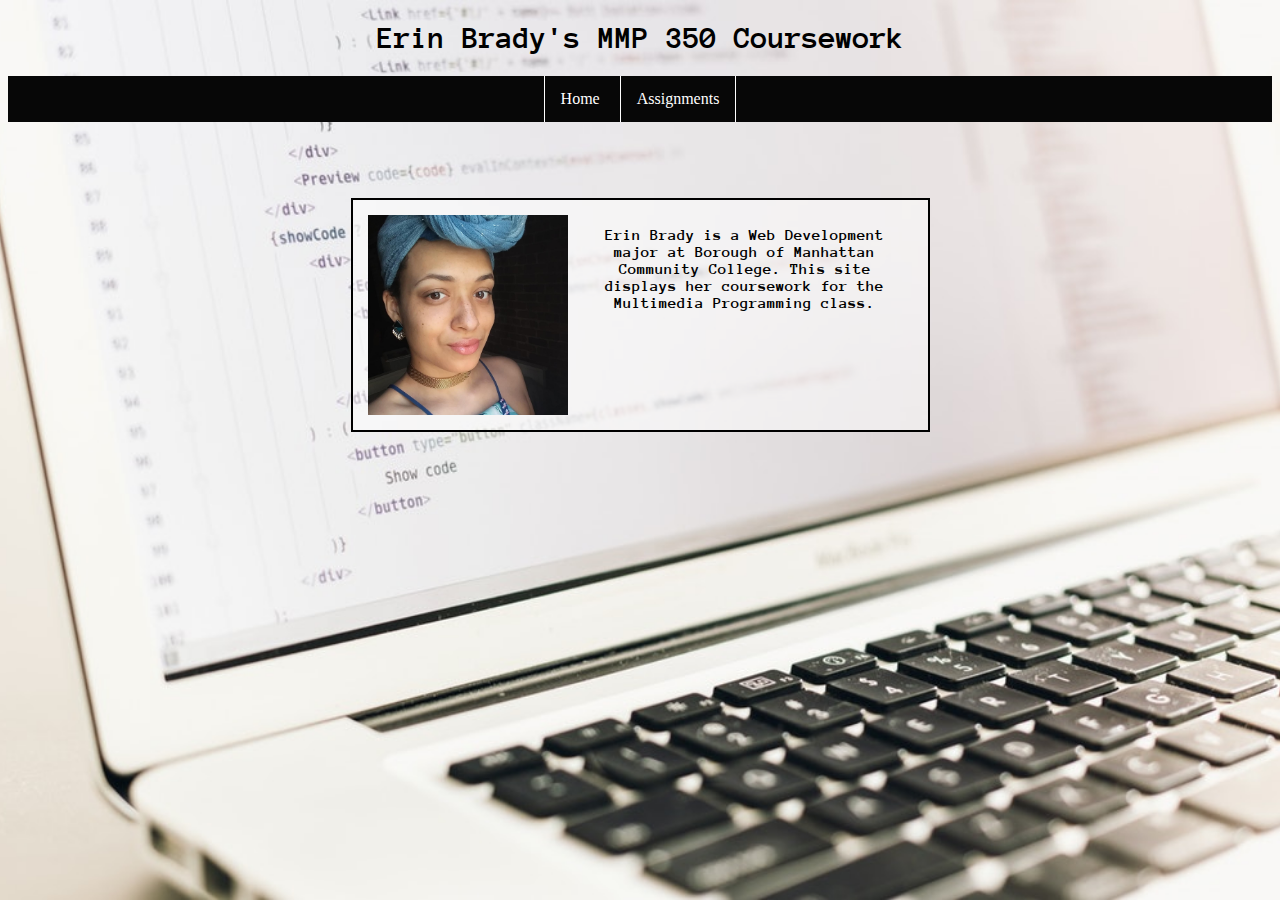
<file: index.html>
<!DOCTYPE html>
<html>
<head>
    <title> Erin Brady </title>
    <link href="style.css" rel="stylesheet">
    <style>
        @import url('https://fonts.googleapis.com/css?family=Anonymous+Pro');
    </style>
    <meta charset="utf-8">
</head>
<body>

    <h1> Erin Brady's MMP 350 Coursework </h1>

    <ul>
 
        <li> <a href="index.html"> Home </a> </li>
	
	    <li class="dropdown">
        <a href="javascript:void(0)" class="dropbtn"> Assignments </a>
     
            <div class="dropdown-content">
                <ul>
                    <a href="back-end/index.html">Assignment 1: Website Breakdown</a>
            </div>
        </li>

    </ul>

    <div class="transbox">

        <img src="images/profile.jpg" width="200px" height="200px"/>
        
        <p> Erin Brady is a Web Development major at Borough of Manhattan Community College. This site displays her coursework for the Multimedia Programming class.</p>
    </div> 
 
</body>
</html>
</file>
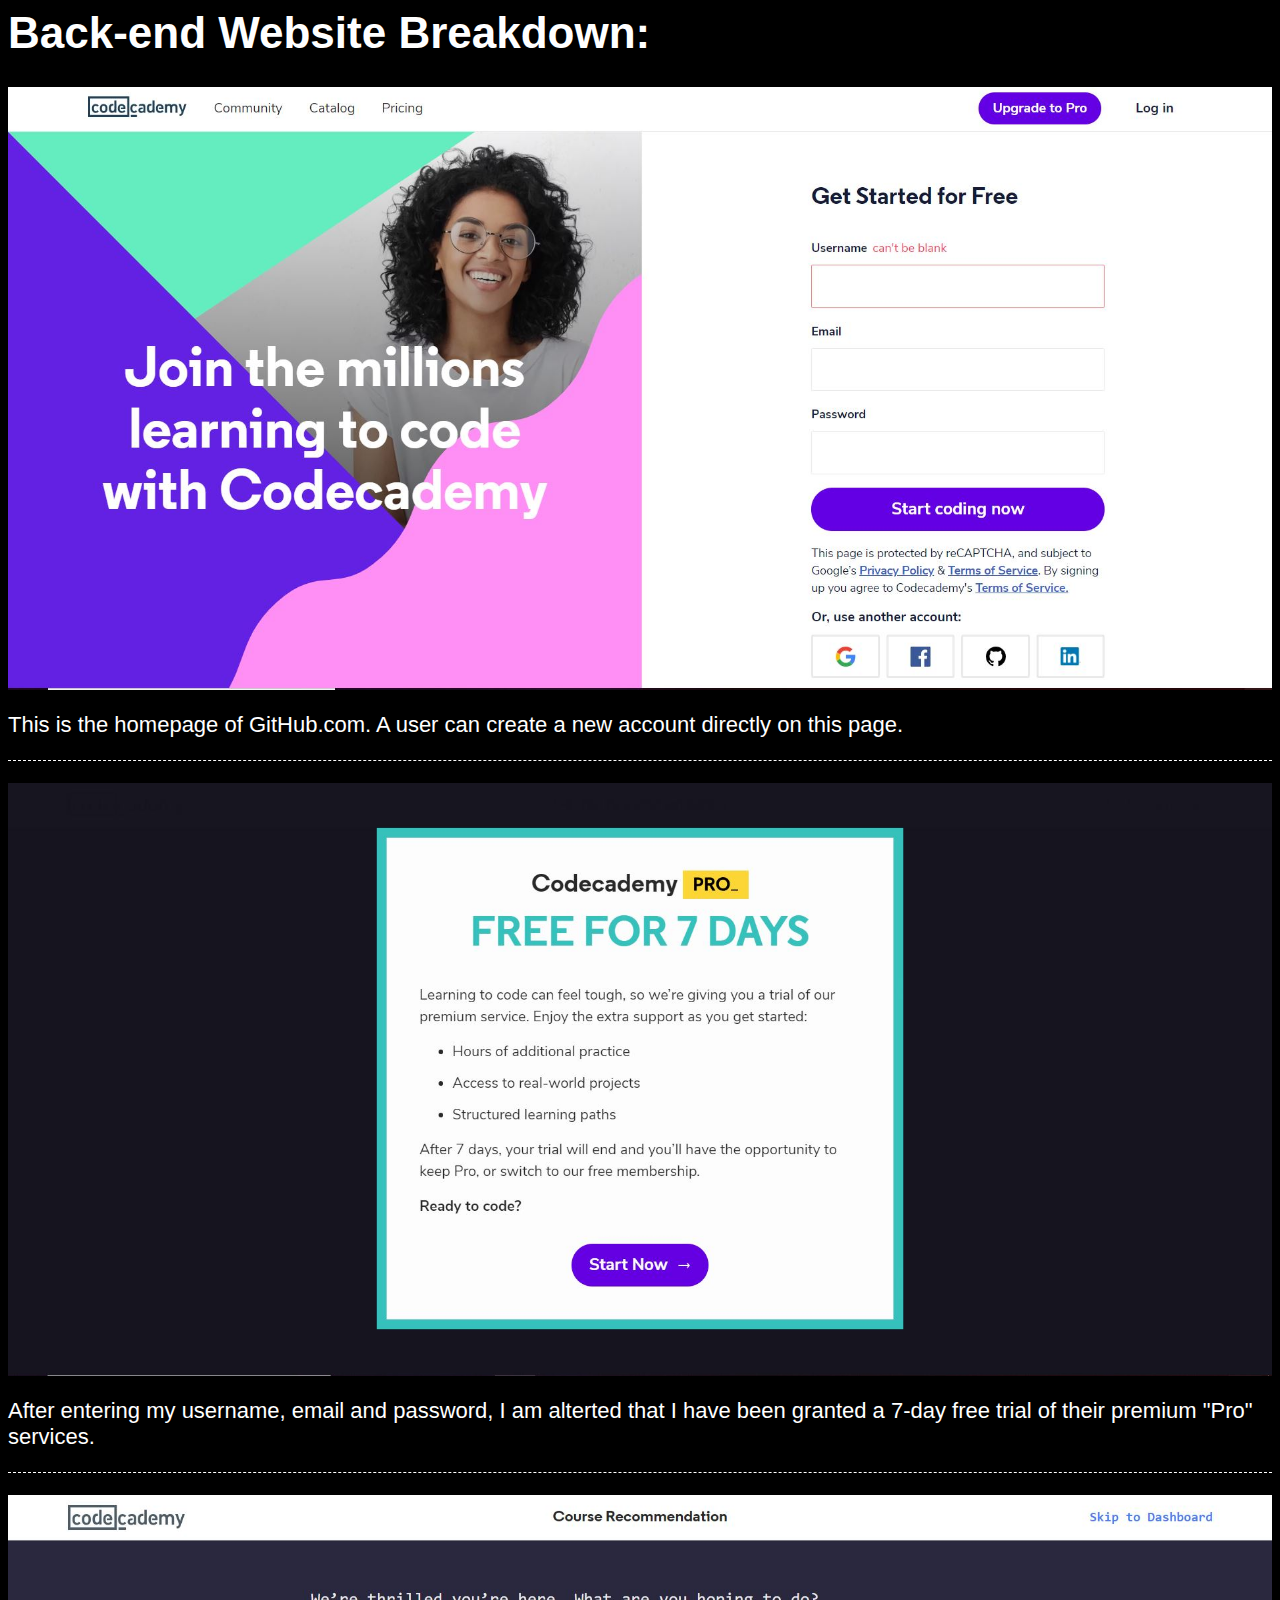
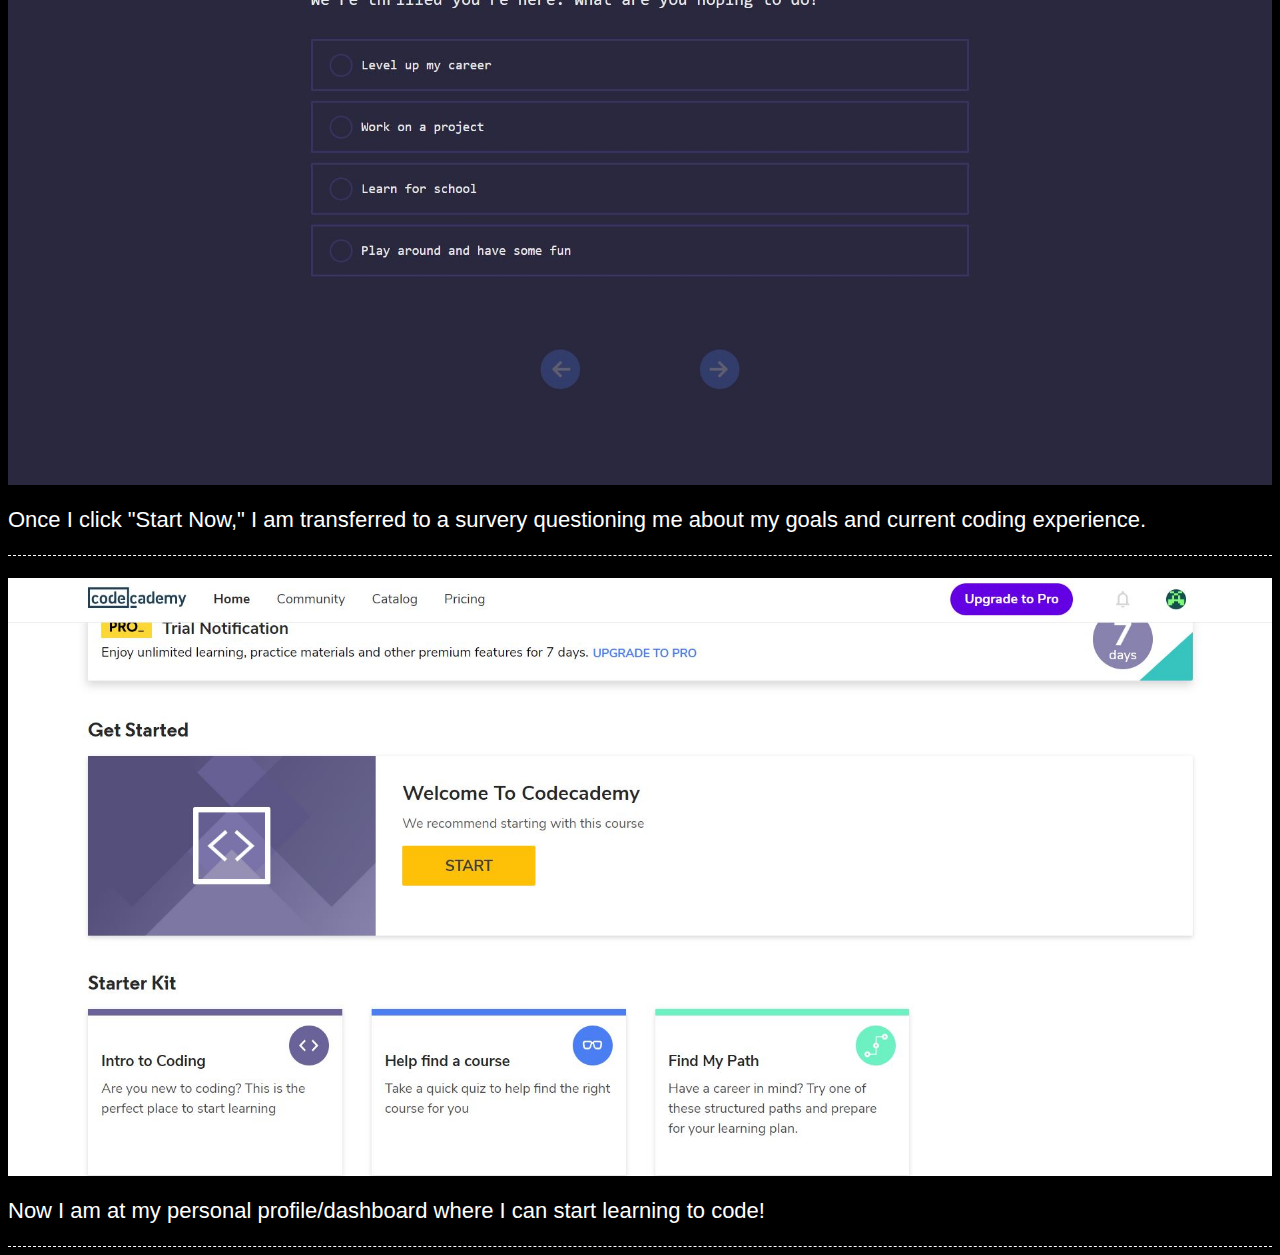
<file: back end/index.html>
<html>
<head>
   <title>Back-End Site Breakdown</title>
    <meta charset="utf-8">
	<link href="style.css" rel="stylesheet" type="text/css">
</head> 
<body>
    <h1>Back-end Website Breakdown: </h1>
    
    <div class="slide">
			<img src="images/1.JPG">
			<p>This is the homepage of GitHub.com.  A user can create a new account directly on this page.</p>
		</div>
		
		<div class="slide">
			<img src="images/2.JPG">
			<p>After entering my username, email and password, I am alterted that I have been granted a 7-day free trial of their premium "Pro" services.</p>
		</div>
		
		<div class="slide">
			<img src="images/3.JPG">
            <p>Once I click "Start Now," I am transferred to a survery questioning me about my goals and current coding experience.</p>
		</div>
		
		<div class="slide">
			<img src="images/4.JPG">
			<p>Now I am at my personal profile/dashboard where I can start learning to code!</p>
		</div>
		
</body>
</html>
</file>
<file: style.css>
body{ 
	background: url(images/home-background.jpeg) no-repeat center fixed;
	background-size: cover;}

h1 {
	text-align: center;
	font-family: 'Anonymous Pro', monospace;}

ul {
    list-style-type: none;
    margin: 0;
    padding: 0;
    overflow: hidden;
    background-color: #070707;
    text-align: center;}

li {
    display: inline-block;
    border-left: 1px solid white ;}

li a, .dropbtn {
    display: inline-block;
    color: white;
    text-align: center;
    padding: 14px 16px;
    text-decoration: none;}

li a:hover, .dropdown:hover .dropbtn {
    background-color: #7a7a7a;}

li.dropdown {
    display: inline-block;}

li:last-child {
	border-right: 1px solid white;}

.dropdown-content {
    display: none;
    position: absolute;
    background-color: #f9f9f9;
    min-width: 160px;
    box-shadow: 0px 8px 16px 0px rgba(0,0,0,0.2);
    z-index: 1;}

.dropdown-content a {
    color: white;
    padding: 12px 16px;
    text-decoration: none;
    display: block;
    text-align: center;}

.dropdown-content a:hover {background-color: #7a7a7a}

.dropdown:hover .dropdown-content {
    display: block;}


div.transbox {
    margin: 0 auto;
    margin-top: 6%;
    background-color: rgba(255, 255, 255, 0.5);
    border: 2px solid black;
	width: 47%;
	max-width: 575px;
    min-width: 450px;
	min-height: 230px; }

div.transbox p {
	width: 70%;
	padding: 10px;
	marign-top: 80px;
	margin-left: 23%;
	font-family: 'Anonymous Pro', monospace;
    font-weight: 600;
    text-align: center;}
	
img {
float: left;
margin-right: 10px;
padding: 15px;}
</file>
<file: back end/style.css>
body {
	background: black;
	color: white;
	font-family: helvetica;
	font-size: 22px;
}

#container {
	width: 800px;
	margin: 0 auto;
	
}

img { width: 100%; }

.slide {
	border-bottom: 1px dashed white;
	margin-top: 1em;
}
</file>
